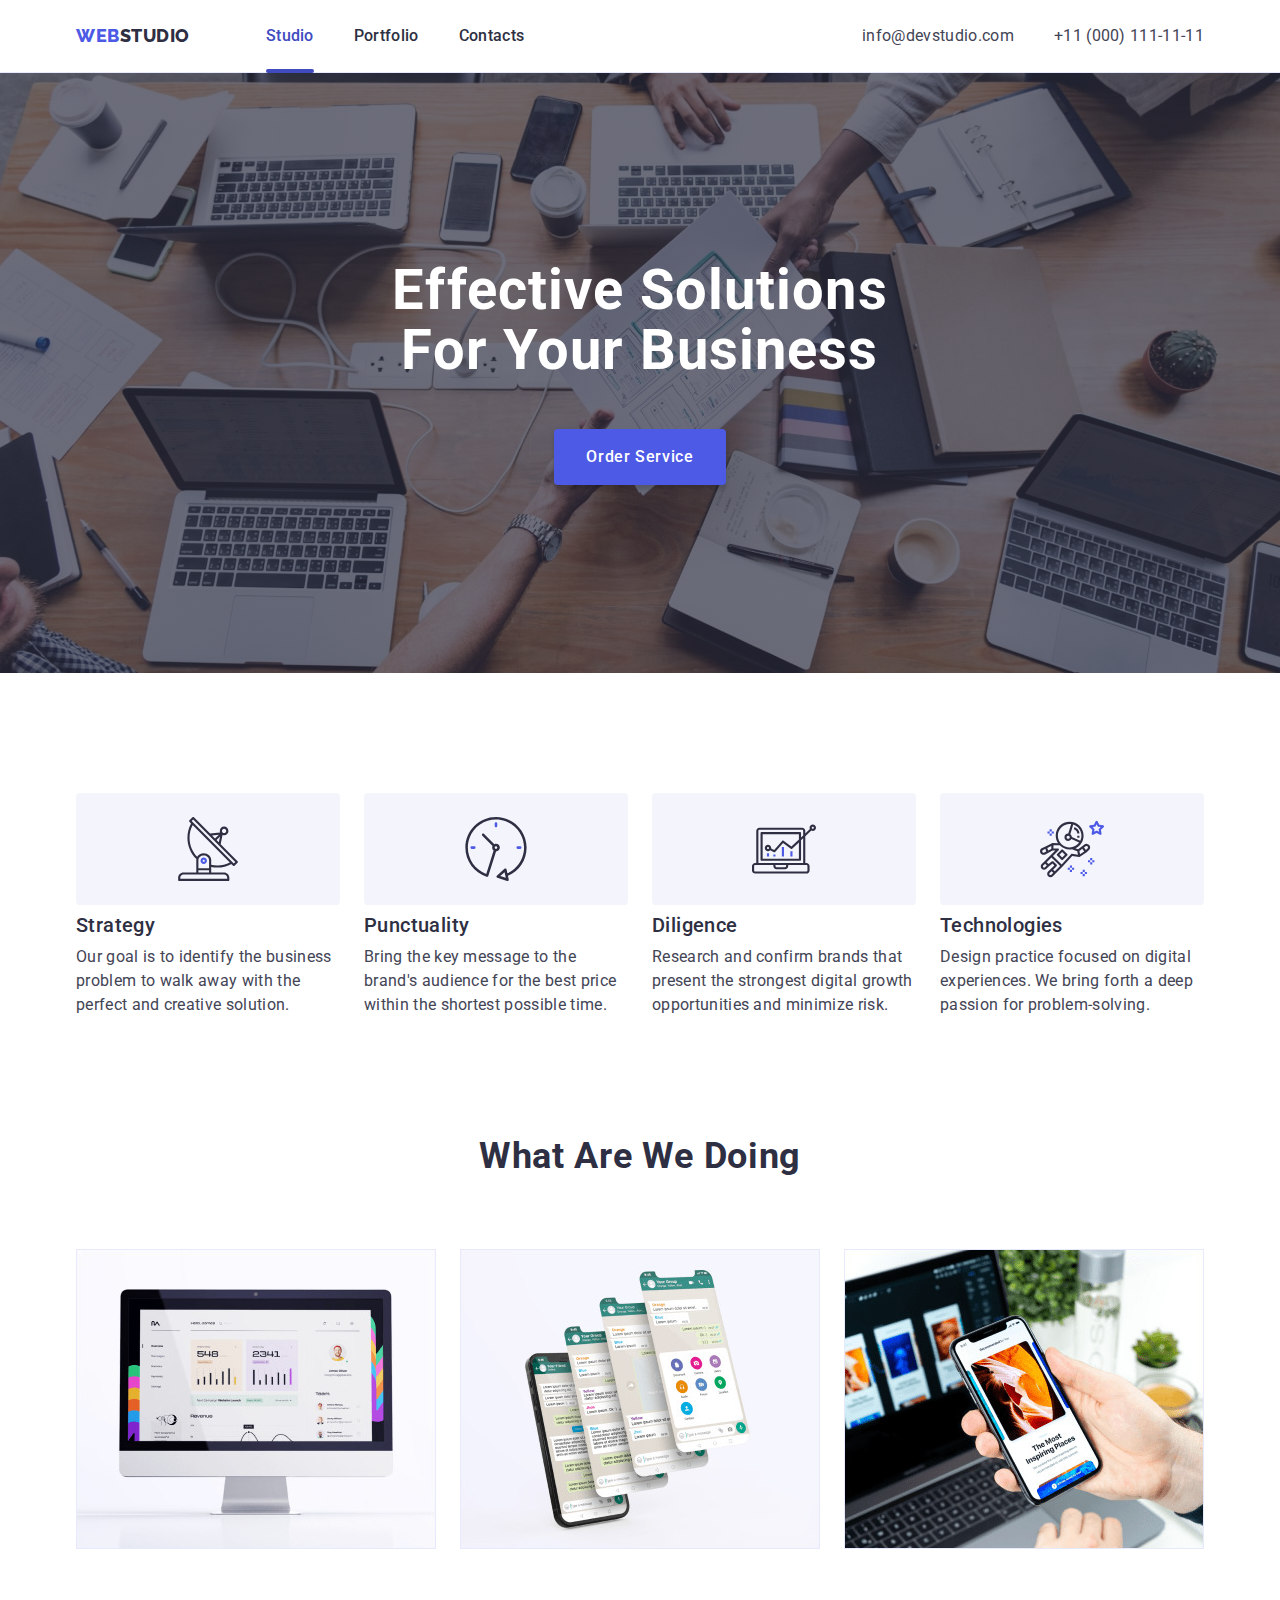
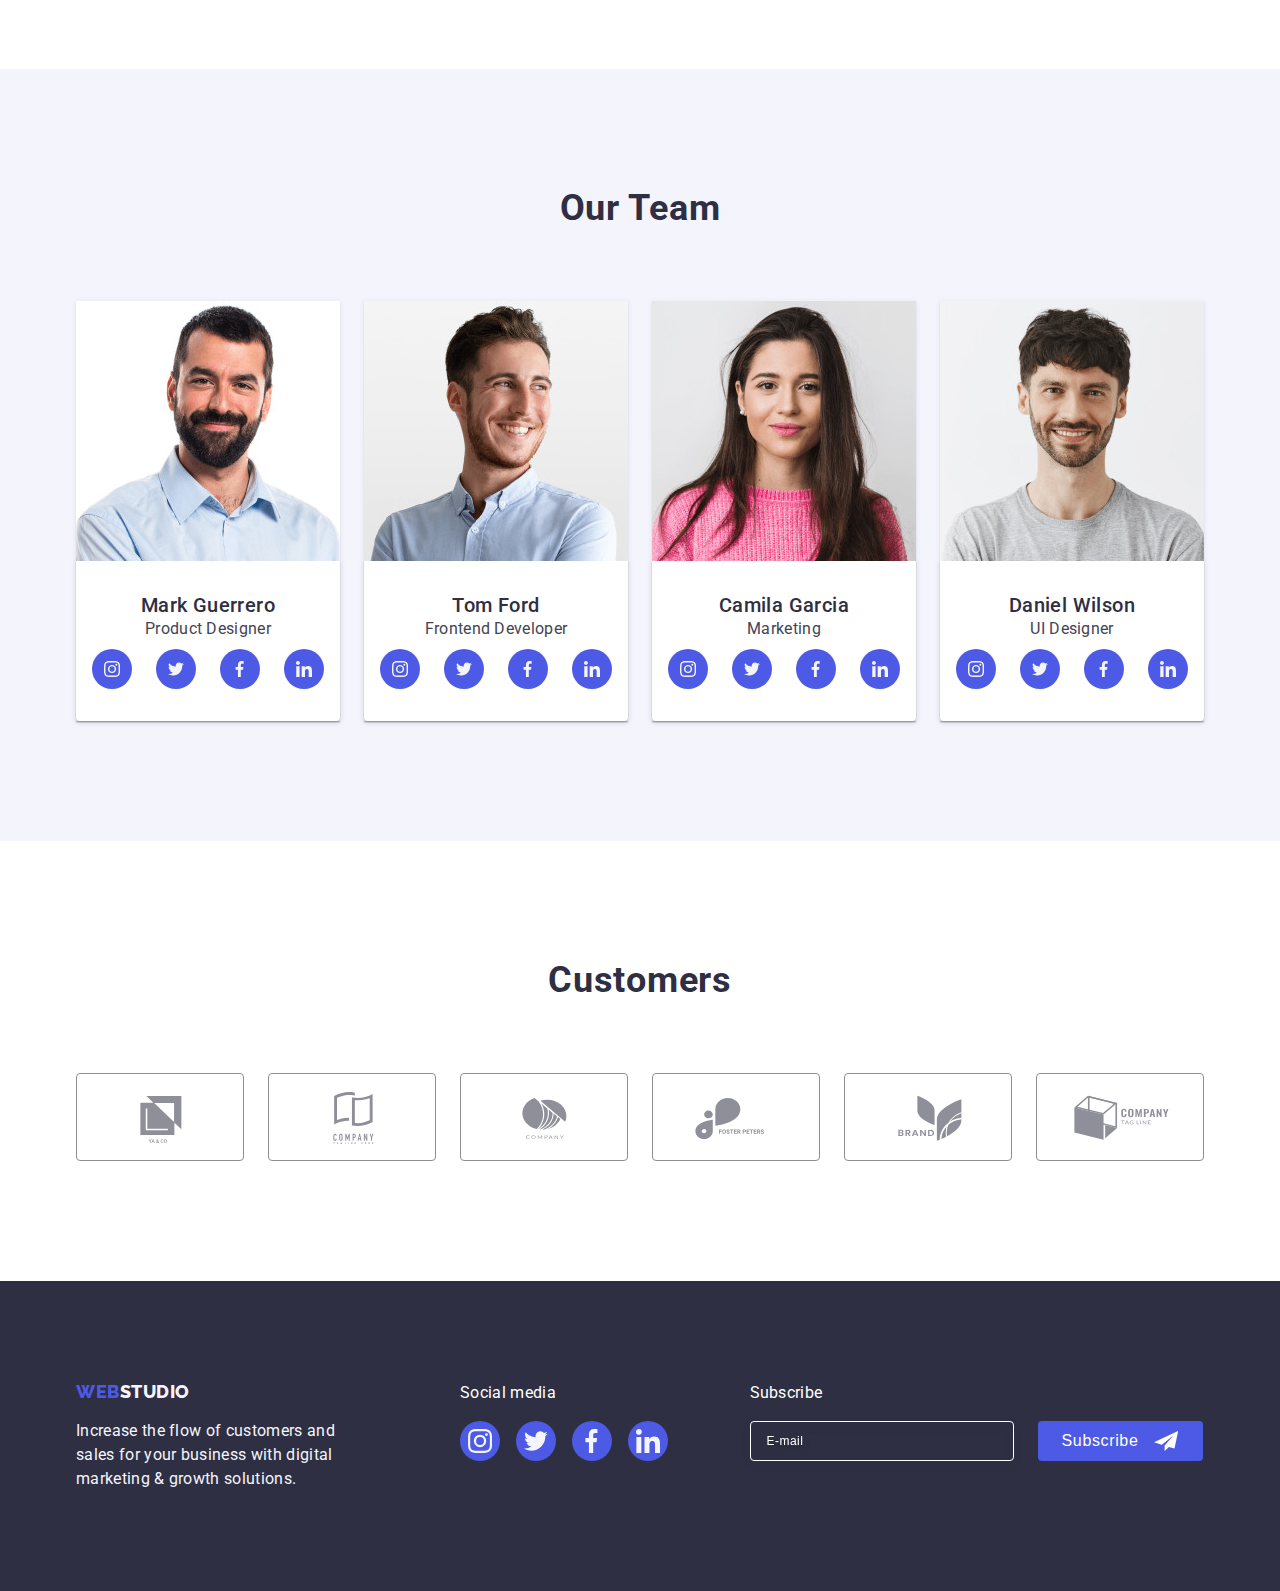
<file: index.html>
<!DOCTYPE html>
<html lang="en">
  <head>
    <meta charset="UTF-8" />
    <meta http-equiv="X-UA-Compatible" content="IE=edge" />
    <meta name="viewport" content="width=device-width, initial-scale=1.0" />
    <title>Document</title>
    <link
      rel="stylesheet"
      href="https://cdnjs.cloudflare.com/ajax/libs/modern-normalize/2.0.0/modern-normalize.min.css"
      integrity="sha512-4xo8blKMVCiXpTaLzQSLSw3KFOVPWhm/TRtuPVc4WG6kUgjH6J03IBuG7JZPkcWMxJ5huwaBpOpnwYElP/m6wg=="
      crossorigin="anonymous"
      referrerpolicy="no-referrer"
    />
    <link rel="stylesheet" href="./css/styles.css" />
    <link rel="stylesheet" href="./css/media.css" />
    <link rel="preconnect" href="https://fonts.googleapis.com" />
    <link rel="preconnect" href="https://fonts.gstatic.com" crossorigin />
    <link
      href="https://fonts.googleapis.com/css2?family=Raleway:wght@800&family=Roboto:wght@400;500;700&display=swap"
      rel="stylesheet"
    />
  </head>
  <body>
    <header class="header">
      <div class="container header-container">
        <nav class="header-navigation">
          <a href="./index.html" class="logo link"
            >Web<span class="studio">Studio</span></a
          >
          <ul class="list header-list">
            <li>
              <a
                class="link link-navigation main-link main-color-link"
                href="./index.html"
                >Studio</a
              >
            </li>
            <li>
              <a class="link link-navigation" href="./portfolio.html"
                >Portfolio</a
              >
            </li>
            <li><a class="link link-navigation" href="">Contacts</a></li>
          </ul>
        </nav>
        <address class="address">
          <ul class="list list-address">
            <li>
              <a href="mailto:info@devstudio.com" class="link link-address"
                >info@devstudio.com</a
              >
            </li>
            <li>
              <a href="tel:+110001111111" class="link link-address"
                >+11 (000) 111-11-11</a
              >
            </li>
          </ul>
        </address>
        <button type="button" class="menu-open-btn" data-menu-open>
          <svg width="32" height="22" class="menu-open-icon">
            <use href="./images/icons.svg#icon-menu-open-1"></use>
          </svg>
        </button>
      </div>
      <div class="mob-menu is-hidden" data-menu>
        <div class="mob-container">
          <button type="button" class="menu-close-button" data-menu-close>
            <svg class="backdrop-close-icon" width="8" height="8">
              <use href="./images/icons.svg#icon-Vector-1"></use>
            </svg>
          </button>

          <ul class="list mob-menu-list">
            <li>
              <a class="link mob-menu-item mob-first-item" href="./index.html"
                >Studio</a
              >
            </li>
            <li>
              <a class="link mob-menu-item" href="./portfolio.html"
                >Portfolio</a
              >
            </li>
            <li><a class="link mob-menu-item" href="">Contacts</a></li>
          </ul>

          <div>
            <address class="mob-address">
              <ul class="list mob-list-address">
                <li>
                  <a href="tel:+110001111111" class="link mob-adress-tell"
                    >+11 (000) 111-11-11</a
                  >
                </li>
                <li>
                  <a
                    href="mailto:info@devstudio.com"
                    class="link mob-link-address"
                    >info@devstudio.com</a
                  >
                </li>
              </ul>
            </address>
            <ul class="list mob-soc">
              <li class="team-soc-item">
                <a
                  href=""
                  class="link team-soc-link"
                  target="_blank"
                  rel="noopener noreferrer"
                >
                  <svg class="team-soc-icon" width="24" height="24">
                    <use href="./images/icons.svg#icon-instagram"></use>
                  </svg>
                </a>
              </li>
              <li class="team-soc-item">
                <a
                  href=""
                  class="link team-soc-link"
                  target="_blank"
                  rel="noopener noreferrer"
                >
                  <svg class="team-soc-icon" width="24" height="19.5">
                    <use href="./images/icons.svg#icon-twiter"></use>
                  </svg>
                </a>
              </li>
              <li class="team-soc-item">
                <a
                  href=""
                  class="link team-soc-link"
                  target="_blank"
                  rel="noopener noreferrer"
                >
                  <svg class="team-soc-icon" width="12" height="24">
                    <use href="./images/icons.svg#icon-facebook"></use>
                  </svg>
                </a>
              </li>
              <li class="team-soc-item">
                <a
                  href=""
                  class="link team-soc-link"
                  target="_blank"
                  rel="noopener noreferrer"
                >
                  <svg class="team-soc-icon" width="24" height="24">
                    <use href="./images/icons.svg#icon-linkedin"></use>
                  </svg>
                </a>
              </li>
            </ul>
          </div>
        </div>
      </div>
    </header>
    <main>
      <section class="headline-section section">
        <div class="container">
          <h1 class="headline">Effective Solutions <br />for Your Business</h1>
          <button
            class="button-text order-button"
            type="button"
            data-modal-open
          >
            Order Service
          </button>
        </div>
      </section>
      <section class="feature-section section">
        <div class="container">
          <h2 class="visually-hidden">Features</h2>
          <ul class="list feature-list">
            <li class="feature-items">
              <div class="feature-under-text">
                <svg class="feature-icon" width="64" height="64">
                  <use href="./images/icons.svg#icon-gr-1-1"></use>
                </svg>
              </div>
              <h3 class="list-title feature-title">Strategy</h3>
              <p class="text feature-text">
                Our goal is to identify the business problem to walk away with
                the perfect and creative solution.
              </p>
            </li>
            <li class="feature-items">
              <div class="feature-under-text">
                <svg class="feature-icon" width="64" height="64">
                  <use href="./images/icons.svg#icon-clock-1"></use>
                </svg>
              </div>
              <h3 class="list-title feature-title">Punctuality</h3>
              <p class="text feature-text">
                Bring the key message to the brand's audience for the best price
                within the shortest possible time.
              </p>
            </li>
            <li class="feature-items">
              <div class="feature-under-text">
                <svg class="feature-icon" width="64" height="64">
                  <use href="./images/icons.svg#icon-diagram-1"></use>
                </svg>
              </div>
              <h3 class="list-title feature-title">Diligence</h3>
              <p class="text feature-text">
                Research and confirm brands that present the strongest digital
                growth opportunities and minimize risk.
              </p>
            </li>
            <li class="feature-items">
              <div class="feature-under-text">
                <svg class="feature-icon" width="64" height="64">
                  <use href="./images/icons.svg#icon-astronaut-1"></use>
                </svg>
              </div>
              <h3 class="list-title feature-title">Technologies</h3>
              <p class="text feature-text">
                Design practice focused on digital experiences. We bring forth a
                deep passion for problem-solving.
              </p>
            </li>
          </ul>
        </div>
      </section>
      <section class="doing-section section">
        <div class="container">
          <h2 class="title doing-title">What are we doing</h2>
          <ul class="list doing-list">
            <li class="doing-item">
              <img
                srcset="./images/phone-one-2x.jpg 2x"
                src="./images/phone-one.jpg"
                alt="laptop"
                width="360"
              />
            </li>
            <li class="doing-item">
              <img
                srcset="./images/phone-two-2x.jpg 2x"
                src="./images/phone-two.jpg"
                alt="phones"
                width="360"
              />
            </li>
            <li class="doing-item">
              <img
                srcset="./images/phone-three-2x.jpg 2x"
                src="./images/phone-three.jpg"
                alt="holding phone"
                width="360"
              />
            </li>
          </ul>
        </div>
      </section>

      <section class="team-section section">
        <div class="container">
          <h2 class="title team-title">Our Team</h2>

          <ul class="list list-team">
            <li class="list-item">
              <img
                srcset="./images/man-one-2x.jpg 2x"
                src="./images/man-one.jpg"
                alt="man"
                width="264"
                class="image"
              />
              <div class="under-img-text">
                <h3 class="team-list-header">Mark Guerrero</h3>
                <p class="text team-text">Product Designer</p>

                <ul class="list team-soc">
                  <li class="team-soc-item">
                    <a
                      href=""
                      class="link team-soc-link"
                      target="_blank"
                      rel="noopener noreferrer"
                    >
                      <svg class="team-soc-icon" width="16" height="16">
                        <use href="./images/icons.svg#icon-instagram"></use>
                      </svg>
                    </a>
                  </li>
                  <li class="team-soc-item">
                    <a
                      href=""
                      class="link team-soc-link"
                      target="_blank"
                      rel="noopener noreferrer"
                    >
                      <svg class="team-soc-icon" width="16" height="16">
                        <use href="./images/icons.svg#icon-twiter"></use>
                      </svg>
                    </a>
                  </li>
                  <li class="team-soc-item">
                    <a
                      href=""
                      class="link team-soc-link"
                      target="_blank"
                      rel="noopener noreferrer"
                    >
                      <svg class="team-soc-icon" width="16" height="16">
                        <use href="./images/icons.svg#icon-facebook"></use>
                      </svg>
                    </a>
                  </li>
                  <li class="team-soc-item">
                    <a
                      href=""
                      class="link team-soc-link"
                      target="_blank"
                      rel="noopener noreferrer"
                    >
                      <svg class="team-soc-icon" width="16" height="16">
                        <use href="./images/icons.svg#icon-linkedin"></use>
                      </svg>
                    </a>
                  </li>
                </ul>
              </div>
            </li>
            <li class="list-item">
              <img
                srcset="./images/man-two-2x.jpg 2x"
                src="./images/man-two.jpg"
                alt="man2"
                width="264"
                class="image"
              />
              <div class="under-img-text">
                <h3 class="team-list-header">Tom Ford</h3>
                <p class="text team-text">Frontend Developer</p>
                <ul class="list team-soc">
                  <li class="team-soc-item">
                    <a
                      href=""
                      class="link team-soc-link"
                      target="_blank"
                      rel="noopener noreferrer"
                    >
                      <svg class="team-soc-icon" width="16" height="16">
                        <use href="./images/icons.svg#icon-instagram"></use>
                      </svg>
                    </a>
                  </li>
                  <li class="team-soc-item">
                    <a
                      href=""
                      class="link team-soc-link"
                      target="_blank"
                      rel="noopener noreferrer"
                    >
                      <svg class="team-soc-icon" width="16" height="16">
                        <use href="./images/icons.svg#icon-twiter"></use>
                      </svg>
                    </a>
                  </li>
                  <li class="team-soc-item">
                    <a
                      href=""
                      class="link team-soc-link"
                      target="_blank"
                      rel="noopener noreferrer"
                    >
                      <svg class="team-soc-icon" width="16" height="16">
                        <use href="./images/icons.svg#icon-facebook"></use>
                      </svg>
                    </a>
                  </li>
                  <li class="team-soc-item">
                    <a
                      href=""
                      class="link team-soc-link"
                      target="_blank"
                      rel="noopener noreferrer"
                    >
                      <svg class="team-soc-icon" width="16" height="16">
                        <use href="./images/icons.svg#icon-linkedin"></use>
                      </svg>
                    </a>
                  </li>
                </ul>
              </div>
            </li>
            <li class="list-item">
              <img
                srcset="./images/woman-2x.jpg 2x"
                src="./images/woman.jpg"
                alt="woman"
                width="264"
                class="image"
              />
              <div class="under-img-text">
                <h3 class="team-list-header">Camila Garcia</h3>
                <p class="text team-text">Marketing</p>
                <ul class="list team-soc">
                  <li class="team-soc-item">
                    <a
                      href=""
                      class="link team-soc-link"
                      target="_blank"
                      rel="noopener noreferrer"
                    >
                      <svg class="team-soc-icon" width="16" height="16">
                        <use href="./images/icons.svg#icon-instagram"></use>
                      </svg>
                    </a>
                  </li>
                  <li class="team-soc-item">
                    <a
                      href=""
                      class="link team-soc-link"
                      target="_blank"
                      rel="noopener noreferrer"
                    >
                      <svg class="team-soc-icon" width="16" height="16">
                        <use href="./images/icons.svg#icon-twiter"></use>
                      </svg>
                    </a>
                  </li>
                  <li class="team-soc-item">
                    <a
                      href=""
                      class="link team-soc-link"
                      target="_blank"
                      rel="noopener noreferrer"
                    >
                      <svg class="team-soc-icon" width="16" height="16">
                        <use href="./images/icons.svg#icon-facebook"></use>
                      </svg>
                    </a>
                  </li>
                  <li class="team-soc-item">
                    <a
                      href=""
                      class="link team-soc-link"
                      target="_blank"
                      rel="noopener noreferrer"
                    >
                      <svg class="team-soc-icon" width="16" height="16">
                        <use href="./images/icons.svg#icon-linkedin"></use>
                      </svg>
                    </a>
                  </li>
                </ul>
              </div>
            </li>
            <li class="list-item">
              <img
                srcset="./images/man-three-2x.jpg 2x"
                src="./images/man-three.jpg"
                alt="man3"
                width="264"
                class="image"
              />
              <div class="under-img-text">
                <h3 class="team-list-header">Daniel Wilson</h3>
                <p class="text team-text">UI Designer</p>
                <ul class="list team-soc">
                  <li class="team-soc-item">
                    <a
                      href=""
                      class="link team-soc-link"
                      target="_blank"
                      rel="noopener noreferrer"
                    >
                      <svg class="team-soc-icon" width="16" height="16">
                        <use href="./images/icons.svg#icon-instagram"></use>
                      </svg>
                    </a>
                  </li>
                  <li class="team-soc-item">
                    <a
                      href=""
                      class="link team-soc-link"
                      target="_blank"
                      rel="noopener noreferrer"
                    >
                      <svg class="team-soc-icon" width="16" height="16">
                        <use href="./images/icons.svg#icon-twiter"></use>
                      </svg>
                    </a>
                  </li>
                  <li class="team-soc-item">
                    <a
                      href=""
                      class="link team-soc-link"
                      target="_blank"
                      rel="noopener noreferrer"
                    >
                      <svg class="team-soc-icon" width="16" height="16">
                        <use href="./images/icons.svg#icon-facebook"></use>
                      </svg>
                    </a>
                  </li>
                  <li class="team-soc-item">
                    <a
                      href=""
                      class="link team-soc-link"
                      target="_blank"
                      rel="noopener noreferrer"
                    >
                      <svg class="team-soc-icon" width="16" height="16">
                        <use href="./images/icons.svg#icon-linkedin"></use>
                      </svg>
                    </a>
                  </li>
                </ul>
              </div>
            </li>
          </ul>
        </div>
      </section>

      <section class="customers section">
        <div class="container">
          <h2 class="title customers-title">Customers</h2>
          <ul class="list customers-list">
            <li class="customers-item">
              <a href="" class="link customers-link">
                <svg class="customers-icon" width="104" height="56">
                  <use href="./images/icons.svg#icon-Logo-1-1"></use>
                </svg>
              </a>
            </li>
            <li class="customers-item">
              <a href="" class="link customers-link">
                <svg class="customers-icon" width="104" height="56">
                  <use href="./images/icons.svg#icon-Logo-2-1"></use>
                </svg>
              </a>
            </li>
            <li class="customers-item">
              <a href="" class="link customers-link">
                <svg class="customers-icon" width="104" height="56">
                  <use href="./images/icons.svg#icon-Logo-3-1"></use>
                </svg>
              </a>
            </li>
            <li class="customers-item">
              <a href="" class="link customers-link">
                <svg class="customers-icon" width="104" height="56">
                  <use href="./images/icons.svg#icon-Logo-4-1"></use>
                </svg>
              </a>
            </li>
            <li class="customers-item">
              <a href="" class="link customers-link">
                <svg class="customers-icon" width="104" height="56">
                  <use href="./images/icons.svg#icon-Logo-5-1"></use>
                </svg>
              </a>
            </li>
            <li class="customers-item">
              <a href="" class="link customers-link">
                <svg class="customers-icon" width="104" height="56">
                  <use href="./images/icons.svg#icon-Logo-6-1"></use>
                </svg>
              </a>
            </li>
          </ul>
        </div>
      </section>
    </main>
    <footer class="footer">
      <div class="container foter-sections">
        <div class="tablet-footer-first">
          <div class="first-sec-footer">
            <a class="link logo footer-logo" href="./index.html"
              >Web<span class="studio footer-studio">Studio</span></a
            >
            <p class="text footer-text">
              Increase the flow of customers and sales for your business with
              digital marketing & growth solutions.
            </p>
          </div>
          <div>
            <p class="foter-text-link text">Social media</p>
            <ul class="list foter-soc">
              <li class="foter-soc-item">
                <a
                  href=""
                  class="link foter-soc-link"
                  target="_blank"
                  rel="noopener noreferrer"
                >
                  <svg class="foter-soc-icon" width="24" height="24">
                    <use href="./images/icons.svg#icon-instagram"></use>
                  </svg>
                </a>
              </li>
              <li class="foter-soc-item">
                <a
                  href=""
                  class="link foter-soc-link"
                  target="_blank"
                  rel="noopener noreferrer"
                >
                  <svg class="foter-soc-icon" width="24" height="24">
                    <use href="./images/icons.svg#icon-twiter"></use>
                  </svg>
                </a>
              </li>
              <li class="foter-soc-item">
                <a
                  href=""
                  class="link foter-soc-link"
                  target="_blank"
                  rel="noopener noreferrer"
                >
                  <svg class="foter-soc-icon" width="24" height="24">
                    <use href="./images/icons.svg#icon-facebook"></use>
                  </svg>
                </a>
              </li>
              <li class="foter-soc-item">
                <a
                  href=""
                  class="link foter-soc-link"
                  target="_blank"
                  rel="noopener noreferrer"
                >
                  <svg class="foter-soc-icon" width="24" height="24">
                    <use href="./images/icons.svg#icon-linkedin"></use>
                  </svg>
                </a>
              </li>
            </ul>
          </div>
        </div>
        <div class="foter-subscribe">
          <p class="foter-text-link text">Subscribe</p>
          <form class="foter-form">
            <label class="foter-label">
              <input
                type="email"
                name="foter-email"
                class="foter-email"
                placeholder="E-mail"
              />
            </label>
            <button type="submit" class="foter-btn">
              Subscribe
              <svg width="24" height="24" class="foter-submit-icon">
                <use href="./images/icons.svg#icon-send-1"></use>
              </svg>
            </button>
          </form>
        </div>
      </div>
    </footer>
    <div class="backdrop is-hidden" data-modal>
      <div class="modal">
        <button type="button" class="backdrop-close-button" data-modal-close>
          <svg class="backdrop-close-icon" width="8" height="8">
            <use href="./images/icons.svg#icon-Vector-1"></use>
          </svg>
        </button>
        <p class="modal-header-text">
          Leave your contacts and we will call you back
        </p>
        <form>
          <div class="input-label-wrap">
            <label for="user-name" class="modal-label">Name</label>
            <div class="input-wrap">
              <input
                type="text"
                class="modal-input input"
                name="user-name"
                id="user-name"
              />
              <svg class="modal-icon" width="18" height="24">
                <use href="./images/icons.svg#icon-person-black-18dp-1-1"></use>
              </svg>
            </div>
          </div>
          <div class="input-label-wrap">
            <label for="user-tel" class="modal-label">Phone</label>
            <div class="input-wrap">
              <input
                type="tel"
                class="modal-input input"
                name="user-tel"
                id="user-tel"
              />
              <svg class="modal-icon" width="18" height="24">
                <use href="./images/icons.svg#icon-phone-black-18dp-1-1"></use>
              </svg>
            </div>
          </div>
          <div class="input-label-wrap">
            <label for="user-email" class="modal-label">Email</label>
            <div class="input-wrap">
              <input
                type="email"
                class="modal-input input"
                name="user-email"
                id="user-email"
              />
              <svg class="modal-icon" width="18" height="24">
                <use href="./images/icons.svg#icon-email-black-18dp-1-1"></use>
              </svg>
            </div>
          </div>
          <div class="input-label-wrap last-label-wrap">
            <label class="modal-label" for="user-comment">Comment</label>
            <textarea
              name="user-comment"
              id="user-comment"
              class="modal-textarea"
              placeholder="Text input"
            ></textarea>
          </div>
          <div class="modal-policy">
            <input
              type="checkbox"
              id="user-privacy"
              name="user-privacy"
              value="true"
              class="input-policy visually-hidden"
            />
            <label for="user-privacy" class="modal-label modal-label-policy"
              ><span class="modal-customs-icon">
                <svg width="10" height="8">
                  <use href="./images/icons.svg#icon-true-1"></use></svg></span
              >I accept the terms and conditions of the
              <a href="" class="privacy-link">Privacy Policy</a></label
            >
          </div>
          <button type="submit" class="modal-btn">Send</button>
        </form>
      </div>
    </div>

    <script src="./js/modal.js"></script>
    <script src="./js/menu.js"></script>
  </body>
</html>
</file>
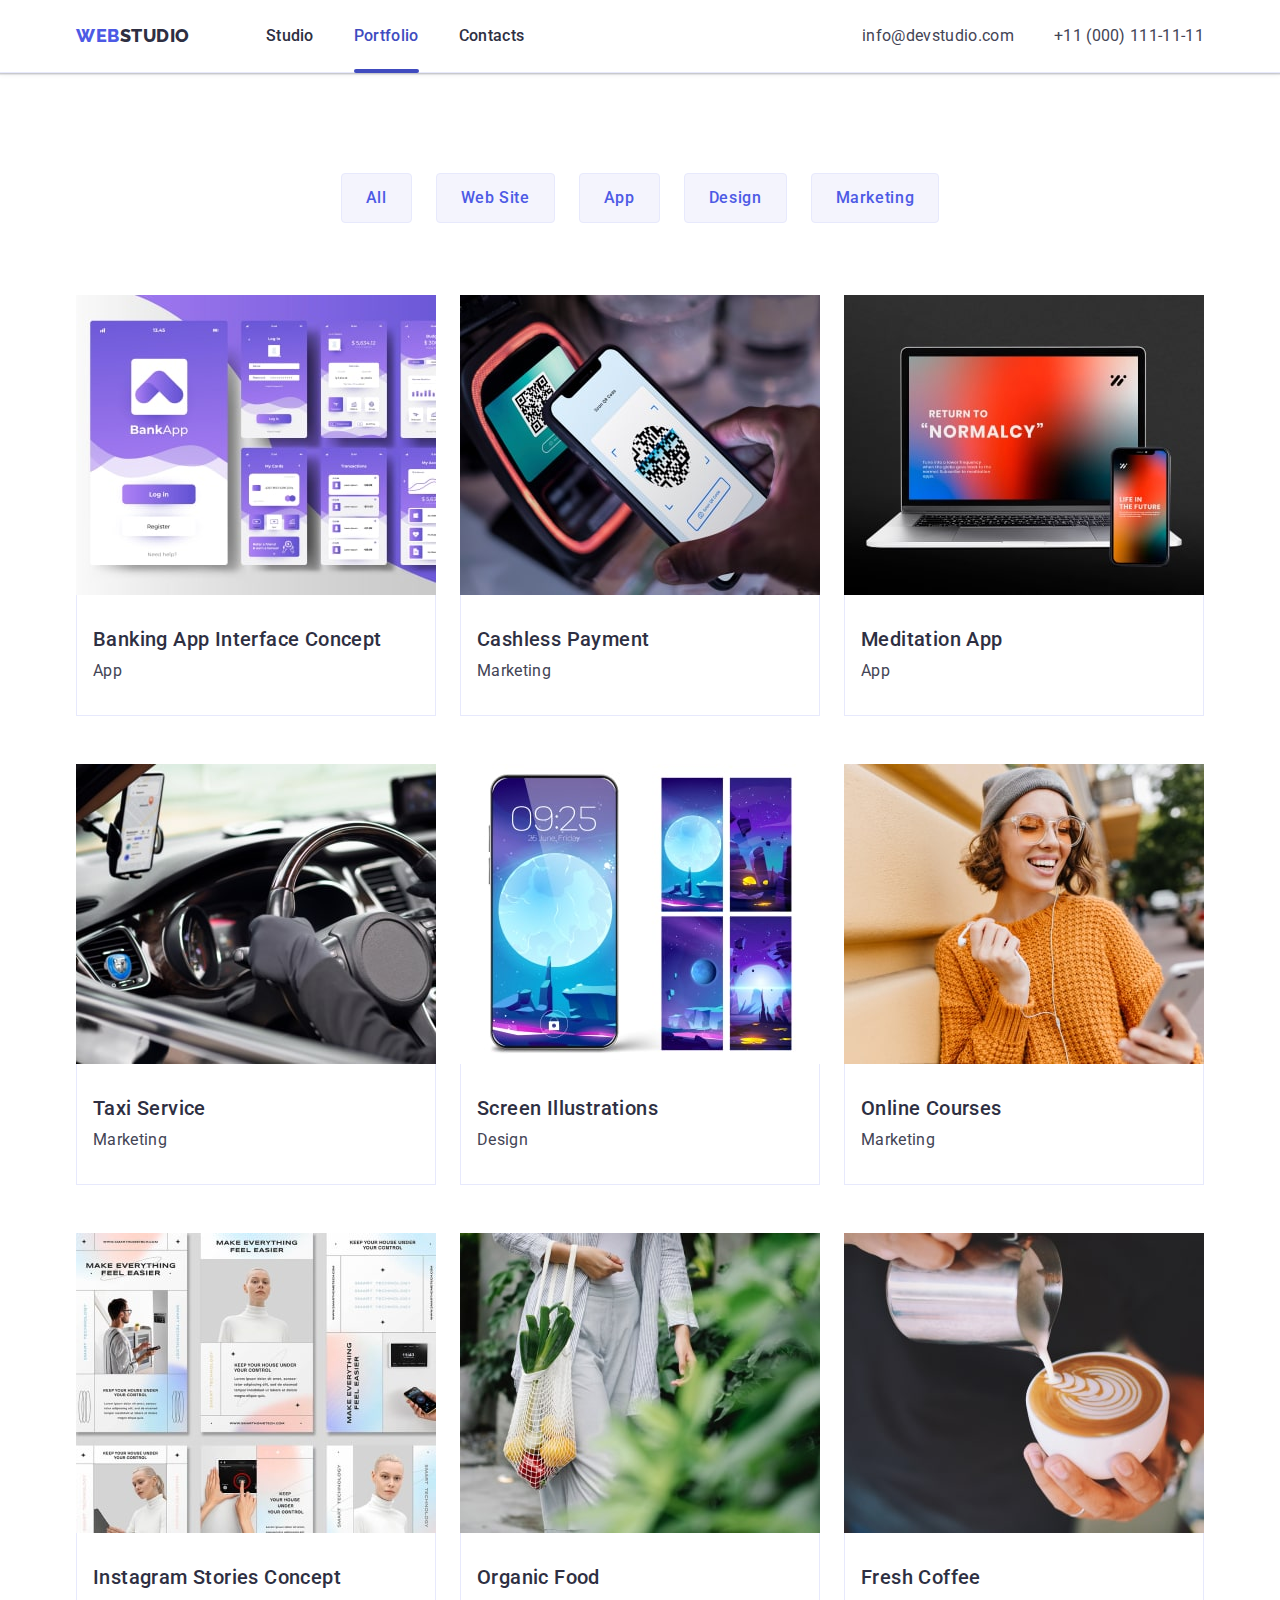
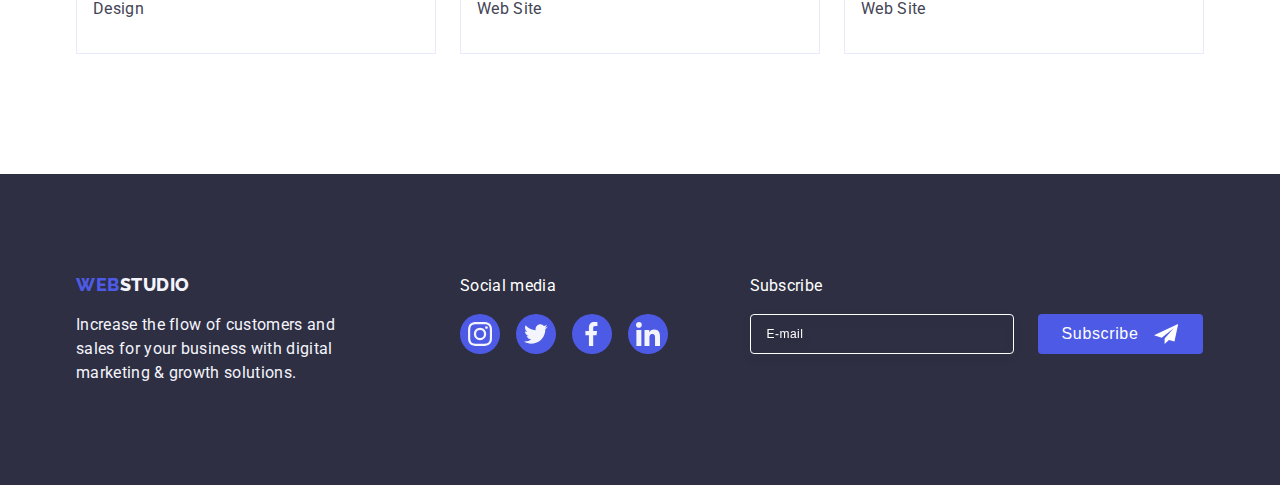
<file: portfolio.html>
<!DOCTYPE html>
<html lang="en">
  <head>
    <meta charset="UTF-8" />
    <meta http-equiv="X-UA-Compatible" content="IE=edge" />
    <meta name="viewport" content="width=device-width, initial-scale=1.0" />
    <title>Document</title>
    <link
      rel="stylesheet"
      href="https://cdnjs.cloudflare.com/ajax/libs/modern-normalize/2.0.0/modern-normalize.min.css"
      integrity="sha512-4xo8blKMVCiXpTaLzQSLSw3KFOVPWhm/TRtuPVc4WG6kUgjH6J03IBuG7JZPkcWMxJ5huwaBpOpnwYElP/m6wg=="
      crossorigin="anonymous"
      referrerpolicy="no-referrer"
    />
    <link rel="stylesheet" href="./css/styles.css" />
    <link rel="stylesheet" href="./css/media.css" />
    <link rel="preconnect" href="https://fonts.googleapis.com" />
    <link rel="preconnect" href="https://fonts.gstatic.com" crossorigin />
    <link
      href="https://fonts.googleapis.com/css2?family=Raleway:wght@800&family=Roboto:wght@400;500;700&display=swap"
      rel="stylesheet"
    />
  </head>
  <body>
    <header class="header">
      <div class="container header-container">
        <nav class="header-navigation">
          <a href="./index.html" class="logo link"
            >Web<span class="studio">Studio</span></a
          >
          <ul class="list header-list">
            <li>
              <a class="link link-navigation" href="./index.html">Studio</a>
            </li>
            <li>
              <a
                class="link link-navigation main-link main-color-link"
                href="./portfolio.html"
                >Portfolio</a
              >
            </li>
            <li><a class="link link-navigation" href="">Contacts</a></li>
          </ul>
        </nav>
        <address class="address">
          <ul class="list list-address">
            <li>
              <a href="mailto:info@devstudio.com" class="link link-address"
                >info@devstudio.com</a
              >
            </li>
            <li>
              <a href="tel:+110001111111" class="link link-address"
                >+11 (000) 111-11-11</a
              >
            </li>
          </ul>
        </address>
        <button type="button" class="menu-open-btn" data-menu-open>
          <svg width="29.54" height="18.62" class="menu-open-icon">
            <use href="./images/icons.svg#icon-menu-open-1"></use>
          </svg>
        </button>
      </div>
      <div class="mob-menu is-hidden" data-menu>
        <div class="mob-container">
          <button type="button" class="menu-close-button" data-menu-close>
            <svg class="backdrop-close-icon" width="8" height="8">
              <use href="./images/icons.svg#icon-Vector-1"></use>
            </svg>
          </button>

          <ul class="list mob-menu-list">
            <li>
              <a class="link mob-menu-item" href="./index.html">Studio</a>
            </li>
            <li>
              <a
                class="link mob-menu-item mob-first-item"
                href="./portfolio.html"
                >Portfolio</a
              >
            </li>
            <li><a class="link mob-menu-item" href="">Contacts</a></li>
          </ul>

          <div>
            <address class="mob-address">
              <ul class="list mob-list-address">
                <li>
                  <a href="tel:+110001111111" class="link mob-adress-tell"
                    >+11 (000) 111-11-11</a
                  >
                </li>
                <li>
                  <a
                    href="mailto:info@devstudio.com"
                    class="link mob-link-address"
                    >info@devstudio.com</a
                  >
                </li>
              </ul>
            </address>
            <ul class="list mob-soc">
              <li class="team-soc-item">
                <a
                  href=""
                  class="link team-soc-link"
                  target="_blank"
                  rel="noopener noreferrer"
                >
                  <svg class="team-soc-icon" width="16" height="16">
                    <use href="./images/icons.svg#icon-instagram"></use>
                  </svg>
                </a>
              </li>
              <li class="team-soc-item">
                <a
                  href=""
                  class="link team-soc-link"
                  target="_blank"
                  rel="noopener noreferrer"
                >
                  <svg class="team-soc-icon" width="16" height="16">
                    <use href="./images/icons.svg#icon-twiter"></use>
                  </svg>
                </a>
              </li>
              <li class="team-soc-item">
                <a
                  href=""
                  class="link team-soc-link"
                  target="_blank"
                  rel="noopener noreferrer"
                >
                  <svg class="team-soc-icon" width="16" height="16">
                    <use href="./images/icons.svg#icon-facebook"></use>
                  </svg>
                </a>
              </li>
              <li class="team-soc-item">
                <a
                  href=""
                  class="link team-soc-link"
                  target="_blank"
                  rel="noopener noreferrer"
                >
                  <svg class="team-soc-icon" width="16" height="16">
                    <use href="./images/icons.svg#icon-linkedin"></use>
                  </svg>
                </a>
              </li>
            </ul>
          </div>
        </div>
      </div>
    </header>
    <main>
      <section class="portfolio-section section">
        <div class="container">
          <h1 class="visually-hidden">Features</h1>
          <ul class="list list-portfolio-button">
            <li>
              <button type="button" class="button-text portfolio-button">
                All
              </button>
            </li>
            <li>
              <button type="button" class="button-text portfolio-button">
                Web Site
              </button>
            </li>
            <li>
              <button type="button" class="button-text portfolio-button">
                App
              </button>
            </li>
            <div class="portf-last-buttons">
              <li>
                <button type="button" class="button-text portfolio-button">
                  Design
                </button>
              </li>
              <li>
                <button type="button" class="button-text portfolio-button">
                  Marketing
                </button>
              </li>
            </div>
          </ul>

          <ul class="list portfolio-list">
            <li class="portfolio-list-item">
              <a href="" class="link portfolio-link">
                <div class="portfolio-cover">
                  <picture>
                    <source
                      srcset="
                        ./images/hw2-1-min.jpg 1x,
                        ./images/img1-2x.jpg   2x
                      "
                      media="(min-width: 1158px)"
                    />
                    <source
                      srcset="./images/tab-1.jpg 1x, ./images/tab-1-2x.jpg 2x"
                      media="(min-width: 768px)"
                    />
                    <source
                      srcset="
                        ./images/mob-1-min.jpg    1x,
                        ./images/mob-1-2x-min.jpg 2x
                      "
                      media="(max-width: 767px)"
                    />
                    <img
                      src="./images/mob-1-min.jpg"
                      alt="BankApp"
                      width="396"
                      class="image"
                    />
                  </picture>

                  <p class="portfolio-text-cover">
                    14 Stylish and User-Friendly App Design Concepts · Task
                    Manager App · Calorie Tracker App · Exotic Fruit Ecommerce
                    App · Cloud Storage App
                  </p>
                </div>
                <div class="portfolio-text-item">
                  <h2 class="portfolio-list-title">
                    Banking App Interface Concept
                  </h2>
                  <p class="text">App</p>
                </div>
              </a>
            </li>
            <li class="portfolio-list-item">
              <a href="" class="link portfolio-link">
                <div class="portfolio-cover">
                  <picture>
                    <source
                      srcset="
                        ./images/hw2-2-min.jpg 1x,
                        ./images/img-2-2x.jpg  2x
                      "
                      media="(min-width: 1158px)"
                    />
                    <source
                      srcset="./images/tab-2.jpg 1x, ./images/tab-2-2x.jpg 2x"
                      media="(min-width: 768px)"
                    />
                    <source
                      srcset="
                        ./images/mob-2-min.jpg    1x,
                        ./images/mob-2-2x-min.jpg 2x
                      "
                      media="(max-width: 767px)"
                    />
                    <img
                      src="./images/mob-2-min.jpg"
                      alt="Scanning qr code"
                      width="396"
                      class="image"
                    />
                  </picture>

                  <p class="portfolio-text-cover">
                    14 Stylish and User-Friendly App Design Concepts · Task
                    Manager App · Calorie Tracker App · Exotic Fruit Ecommerce
                    App · Cloud Storage App
                  </p>
                </div>
                <div class="portfolio-text-item">
                  <h2 class="portfolio-list-title">Cashless Payment</h2>
                  <p class="text">Marketing</p>
                </div>
              </a>
            </li>
            <li class="portfolio-list-item">
              <a href="" class="link portfolio-link">
                <div class="portfolio-cover">
                  <picture>
                    <source
                      srcset="
                        ./images/hw2-3-min.jpg 1x,
                        ./images/img3-2x.jpg   2x
                      "
                      media="(min-width: 1158px)"
                    />
                    <source
                      srcset="./images/tab-3.jpg 1x, ./images/tab-3-2x.jpg 2x"
                      media="(min-width: 768px)"
                    />
                    <source
                      srcset="
                        ./images/mob-3-min.jpg    1x,
                        ./images/mob-3-2x-min.jpg 2x
                      "
                      media="(max-width: 767px)"
                    />
                    <img
                      src="./images/mob-3-min.jpg"
                      alt="Return to &#34;Normalcy&#34;"
                      width="396"
                      class="image"
                    />
                  </picture>

                  <p class="portfolio-text-cover">
                    14 Stylish and User-Friendly App Design Concepts · Task
                    Manager App · Calorie Tracker App · Exotic Fruit Ecommerce
                    App · Cloud Storage App
                  </p>
                </div>
                <div class="portfolio-text-item">
                  <h2 class="portfolio-list-title">Meditation App</h2>
                  <p class="text">App</p>
                </div>
              </a>
            </li>
            <li class="portfolio-list-item">
              <a href="" class="link portfolio-link">
                <div class="portfolio-cover">
                  <picture>
                    <source
                      srcset="
                        ./images/hw2-4-min.jpg 1x,
                        ./images/img-4-2x.jpg  2x
                      "
                      media="(min-width: 1158px)"
                    />
                    <source
                      srcset="./images/tab-4.jpg 1x, ./images/tab-4-2x.jpg 2x"
                      media="(min-width: 768px)"
                    />
                    <source
                      srcset="
                        ./images/mob-4-min.jpg    1x,
                        ./images/mob-4-2x-min.jpg 2x
                      "
                      media="(max-width: 767px)"
                    />
                    <img
                      src="./images/mob-4-min.jpg"
                      alt="Taxi Service"
                      width="396"
                      class="image"
                    />
                  </picture>

                  <p class="portfolio-text-cover">
                    14 Stylish and User-Friendly App Design Concepts · Task
                    Manager App · Calorie Tracker App · Exotic Fruit Ecommerce
                    App · Cloud Storage App
                  </p>
                </div>
                <div class="portfolio-text-item">
                  <h2 class="portfolio-list-title">Taxi Service</h2>
                  <p class="text">Marketing</p>
                </div>
              </a>
            </li>
            <li class="portfolio-list-item">
              <a href="" class="link portfolio-link">
                <div class="portfolio-cover">
                  <picture>
                    <source
                      srcset="
                        ./images/hw2-5-min.jpg 1x,
                        ./images/img-5-2x.jpg  2x
                      "
                      media="(min-width: 1158px)"
                    />
                    <source
                      srcset="./images/tab-5.jpg 1x, ./images/tab-5-2x.jpg 2x"
                      media="(min-width: 768px)"
                    />
                    <source
                      srcset="
                        ./images/mob-5-min.jpg    1x,
                        ./images/mob-5-2x-min.jpg 2x
                      "
                      media="(max-width: 767px)"
                    />
                    <img
                      src="./images/mob-5-min.jpg"
                      alt="Screen Illustrations"
                      width="396"
                      class="image"
                    />
                  </picture>

                  <p class="portfolio-text-cover">
                    14 Stylish and User-Friendly App Design Concepts · Task
                    Manager App · Calorie Tracker App · Exotic Fruit Ecommerce
                    App · Cloud Storage App
                  </p>
                </div>
                <div class="portfolio-text-item">
                  <h2 class="portfolio-list-title">Screen Illustrations</h2>
                  <p class="text">Design</p>
                </div>
              </a>
            </li>
            <li class="portfolio-list-item">
              <a href="" class="link portfolio-link">
                <div class="portfolio-cover">
                  <picture>
                    <source
                      srcset="
                        ./images/hw2-6-min.jpg 1x,
                        ./images/img-6-2x.jpg  2x
                      "
                      media="(min-width: 1158px)"
                    />
                    <source
                      srcset="./images/tab-6.jpg 1x, ./images/tab-6-2x.jpg 2x"
                      media="(min-width: 768px)"
                    />
                    <source
                      srcset="
                        ./images/mob-6-min.jpg    1x,
                        ./images/mob-6-2x-min.jpg 2x
                      "
                      media="(max-width: 767px)"
                    />
                    <img
                      src="./images/mob-6-min.jpg"
                      alt="Girl talking by using phone"
                      width="396"
                      class="image"
                    />
                  </picture>
                  <p class="portfolio-text-cover">
                    14 Stylish and User-Friendly App Design Concepts · Task
                    Manager App · Calorie Tracker App · Exotic Fruit Ecommerce
                    App · Cloud Storage App
                  </p>
                </div>
                <div class="portfolio-text-item">
                  <h2 class="portfolio-list-title">Online Courses</h2>
                  <p class="text">Marketing</p>
                </div>
              </a>
            </li>
            <li class="portfolio-list-item">
              <a href="" class="link portfolio-link">
                <div class="portfolio-cover">
                  <picture>
                    <source
                      srcset="
                        ./images/hw2-7-min.jpg 1x,
                        ./images/img-7-2x.jpg  2x
                      "
                      media="(min-width: 1158px)"
                    />
                    <source
                      srcset="./images/tab-7.jpg 1x, ./images/tab-7-2x.jpg 2x"
                      media="(min-width: 768px)"
                    />
                    <source
                      srcset="
                        ./images/mob-7-min.jpg    1x,
                        ./images/mob-7-2x-min.jpg 2x
                      "
                      media="(max-width: 767px)"
                    />
                    <img
                      src="./images/mob-7-min.jpg"
                      alt="The app of making everything easier"
                      width="396"
                      class="image"
                    />
                  </picture>

                  <p class="portfolio-text-cover">
                    14 Stylish and User-Friendly App Design Concepts · Task
                    Manager App · Calorie Tracker App · Exotic Fruit Ecommerce
                    App · Cloud Storage App
                  </p>
                </div>
                <div class="portfolio-text-item">
                  <h2 class="portfolio-list-title">
                    Instagram Stories Concept
                  </h2>
                  <p class="text">Design</p>
                </div>
              </a>
            </li>
            <li class="portfolio-list-item">
              <a href="" class="link portfolio-link">
                <div class="portfolio-cover">
                  <picture>
                    <source
                      srcset="
                        ./images/hw2-8-min.jpg 1x,
                        ./images/img-8-2x.jpg  2x
                      "
                      media="(min-width: 1158px)"
                    />
                    <source
                      srcset="./images/tab-8.jpg 1x, ./images/tab-8-2x.jpg 2x"
                      media="(min-width: 768px)"
                    />
                    <source
                      srcset="
                        ./images/mob-8-min.jpg    1x,
                        ./images/mob-8-2x-min.jpg 2x
                      "
                      media="(max-width: 767px)"
                    />
                    <img
                      src="./images/mob-8-min.jpg"
                      alt="The app of making everything easier"
                      width="396"
                      class="image"
                    />
                  </picture>

                  <p class="portfolio-text-cover">
                    14 Stylish and User-Friendly App Design Concepts · Task
                    Manager App · Calorie Tracker App · Exotic Fruit Ecommerce
                    App · Cloud Storage App
                  </p>
                </div>
                <div class="portfolio-text-item">
                  <h2 class="portfolio-list-title">Organic Food</h2>
                  <p class="text">Web Site</p>
                </div>
              </a>
            </li>
            <li class="portfolio-list-item">
              <a href="" class="link portfolio-link">
                <div class="portfolio-cover">
                  <picture>
                    <source
                      srcset="
                        ./images/hw2-9-min.jpg 1x,
                        ./images/img-9-2x.jpg  2x
                      "
                      media="(min-width: 1158px)"
                    />
                    <source
                      srcset="./images/tab-9.jpg 1x, ./images/tab-9-2x.jpg 2x"
                      media="(min-width: 768px)"
                    />
                    <source
                      srcset="
                        ./images/mob-9-min.jpg    1x,
                        ./images/mob-9-2x-min.jpg 2x
                      "
                      media="(max-width: 767px)"
                    />
                    <img
                      src="./images/mob-9-min.jpg"
                      alt="The app of making everything easier"
                      width="396"
                      class="image"
                    />
                  </picture>

                  <p class="portfolio-text-cover">
                    14 Stylish and User-Friendly App Design Concepts · Task
                    Manager App · Calorie Tracker App · Exotic Fruit Ecommerce
                    App · Cloud Storage App
                  </p>
                </div>
                <div class="portfolio-text-item">
                  <h2 class="portfolio-list-title">Fresh Coffee</h2>
                  <p class="text">Web Site</p>
                </div>
              </a>
            </li>
          </ul>
        </div>
      </section>
    </main>
    <footer class="footer">
      <div class="container foter-sections">
        <div class="tablet-footer-first">
          <div class="first-sec-footer">
            <a class="link logo footer-logo" href="./index.html"
              >Web<span class="studio footer-studio">Studio</span></a
            >
            <p class="text footer-text">
              Increase the flow of customers and sales for your business with
              digital marketing & growth solutions.
            </p>
          </div>
          <div>
            <p class="foter-text-link text">Social media</p>
            <ul class="list foter-soc">
              <li class="foter-soc-item">
                <a
                  href=""
                  class="link foter-soc-link"
                  target="_blank"
                  rel="noopener noreferrer"
                >
                  <svg class="foter-soc-icon" width="24" height="24">
                    <use href="./images/icons.svg#icon-instagram"></use>
                  </svg>
                </a>
              </li>
              <li class="foter-soc-item">
                <a
                  href=""
                  class="link foter-soc-link"
                  target="_blank"
                  rel="noopener noreferrer"
                >
                  <svg class="foter-soc-icon" width="24" height="24">
                    <use href="./images/icons.svg#icon-twiter"></use>
                  </svg>
                </a>
              </li>
              <li class="foter-soc-item">
                <a
                  href=""
                  class="link foter-soc-link"
                  target="_blank"
                  rel="noopener noreferrer"
                >
                  <svg class="foter-soc-icon" width="24" height="24">
                    <use href="./images/icons.svg#icon-facebook"></use>
                  </svg>
                </a>
              </li>
              <li class="foter-soc-item">
                <a
                  href=""
                  class="link foter-soc-link"
                  target="_blank"
                  rel="noopener noreferrer"
                >
                  <svg class="foter-soc-icon" width="24" height="24">
                    <use href="./images/icons.svg#icon-linkedin"></use>
                  </svg>
                </a>
              </li>
            </ul>
          </div>
        </div>
        <div class="foter-subscribe">
          <p class="foter-text-link text">Subscribe</p>
          <form class="foter-form">
            <label class="foter-label">
              <input
                type="email"
                name="foter-email"
                class="foter-email"
                placeholder="E-mail"
              />
            </label>
            <button type="submit" class="foter-btn">
              Subscribe
              <svg width="24" height="24" class="foter-submit-icon">
                <use href="./images/icons.svg#icon-send-1"></use>
              </svg>
            </button>
          </form>
        </div>
      </div>
    </footer>
    <script src="./js/menu.js"></script>
  </body>
</html>
</file>
<file: css/styles.css>
*{
    box-sizing: border-box;
    list-style: none;
    margin: 0;
    padding: 0;
}
:root{
  --header-color:#2E2F42;
  --textlink-color:#434455;
  --link-color:#4D5AE5;
  --background-main:#E5E5E5;
  --footer-studio:#F4F4FD;
  --hero-bkgrd-color:#fff;
  --border-color:#E7E9FC;
  --hover-color:#404BBF;
}

.list {
    list-style: none;
}

.link {
    text-decoration: none;
}

.container{
    position: relative;
    width: 100%;
    margin: 0 auto;
    padding: 0 16px;
}

img{
    display: block;
    max-width: 100%;
    height: auto;
}

.visually-hidden{
    position: absolute;
        width: 1px;
        height: 1px;
        margin: -1px;
        border: 0;
        padding: 0;
        white-space: nowrap;
        clip-path: inset(100%);
        clip: rect(0 0 0 0);
        overflow: hidden;
}

/* -------------COMMON CLASSES---------- */

.button-text {
    font-size: 16px;
    font-weight: 500;
    line-height: 1.5;
    letter-spacing: 0.04em;
}
.list-title {
    font-size: 36px;
    line-height: 1.1;
    text-align: center;
    letter-spacing: 0.02em;
    color: var(--header-color);
    margin-bottom: 8px;
}

.text {
    color: var(--textlink-color);
    line-height: 1.5;
    letter-spacing: 0.02em;
}

/* ----------BODY------------ */

body {
    font-family: 'Roboto', sans-serif;
    color: var(--textlink-color);
    background-color: var(--hero-bkgrd-color);
    
}

/* ------HEADER------ */

.header {
    border-bottom: 1px solid var(--border-color);
    box-shadow: 0px 2px 1px rgba(46, 47, 66, 0.08), 0px 1px 1px rgba(46, 47, 66, 0.16), 0px 1px 6px rgba(46, 47, 66, 0.08);
}

.header-container{
    display: flex;
    align-items: center;
    margin: 0 auto;
}

.header-navigation {
    display: flex;
    align-items: center;
}

.header-navigation{
    display: flex;
        align-items: center;
}

.header-list{
    display: none;
}

.logo {
    font-family: 'Raleway', sans-serif;
    font-weight: 800;
    font-size: 18px;
    line-height: 1.17;
    color: var(--link-color);
    text-transform: uppercase;
    letter-spacing: 0.03em;
    
}

.studio {
    color: var(--header-color);
}


.list-address{
    display: none;
}


/* ------HEADLINE SECTION------ */


.headline-section {
    background-image: linear-gradient(rgba(46, 47, 66, 0.7), rgba(46, 47, 66, 0.7)), url(../images/mob.jpg);
    background-repeat: no-repeat;
    background-position: center;
    background-size: cover;
    padding: 112px 0;
    height: 432px; 
    max-width: 1440px;
    margin: 0 auto;
}

  @media (min-device-pixel-ratio: 2),
  (min-resolution: 192dpi),
  (min-resolution: 2dppx) {
      .headline-section {
          background-image: linear-gradient(rgba(46, 47, 66, 0.7), rgba(46, 47, 66, 0.7)), url(../images/mob-2x.jpg);
      }
  }

.headline {
    font-size: 36px;
        line-height: 1.1;
        text-align: center;
        letter-spacing: 0.02em;
        text-transform: capitalize;
    color: var(--hero-bkgrd-color);
    text-align: center;
    margin: auto;
    margin-bottom: 72px;
}

.order-button {
    font-size: 16px;
    font-family: inherit;
    color: var(--hero-bkgrd-color);
    background: var(--link-color);
    box-shadow: 0px 4px 4px rgba(0, 0, 0, 0.15);
    border-radius: 4px;
    cursor: pointer;
    padding: 16px 32px;
    display:block;
    margin: auto;
    min-width: 169px;
    height: 56px;
    border: none;
    transition: background-color 250ms cubic-bezier(0.4, 0, 0.2, 1);
}

.order-button:hover,
.order-button:focus {
    background-color: #404BBF;
    
}

/* -------FEATURE SECTION--------- */
.feature-section{
padding: 96px 0;
}

.feature-list{
    display: flex;
    flex-wrap: wrap;
    gap: 72px;
}
.feature-items{
    width: 100%;
}

.feature-under-text{
 display: none;
}

.feature-text{
    font-weight: 500;
}

/* --------DOING SECTION-------- */

.doing-section{
    display: none;
}

/* --------TEAM SECTION--------- */

.title {
    font-size: 36px;
    line-height: 1.11;
    text-align: center;
    letter-spacing: 0.02em;
    text-transform: capitalize;
    color: var(--header-color);
}

.team-title{
    margin-bottom: 72px;
}
.team-section {
    background: var(--footer-studio);
    padding: 96px 0;
}
.list-team{
    display:flex;
    flex-wrap: wrap;
    justify-content: center;
    gap: 72px;
}

.list-item {
    background-color: var(--hero-bkgrd-color);
    box-shadow: 0px 1px 6px rgba(46, 47, 66, 0.08), 0px 1px 1px rgba(46, 47, 66, 0.16), 0px 2px 1px rgba(46, 47, 66, 0.08);
    border-radius: 0px 0px 4px 4px;
    text-align: center;
}
.team-text{
    margin-bottom: 8px;
}

.team-list-header{
    font-weight: 500;
        font-size: 20px;
        line-height: 1.2;
        text-align: center;
        letter-spacing: 0.02em;
        color: var(--header-color);
}
.under-img-text{
    padding: 32px 16px;
    box-shadow: 0px 1px 6px rgba(46, 47, 66, 0.08), 0px 1px 1px rgba(46, 47, 66, 0.16), 0px 2px 1px rgba(46, 47, 66, 0.08);
}

.team-soc {
    display: flex;
    gap: 24px;
    justify-content: center;
}

 .team-soc-item {
width: 40px;
    height: 40px;
}

.team-soc-link {
    width: 100%;
    height: 100%;
    background-color: var(--link-color);
    border-radius: 50%;
    display: flex;
    align-items: center;
    justify-content: center;
    transition: background-color 250ms cubic-bezier(0.4, 0, 0.2, 1);
}

.team-soc-link:hover,.team-soc-link:focus{
    background-color: var(--hover-color);
  
}
.team-soc-icon{
    fill: var(--footer-studio);
} 

/* ---------------------CUSTOMERS---------------------- */
.customers {
    padding: 96px 0;
}

.customers-title {
    margin-bottom: 72px;
}

.customers-list {
    display: flex;
    flex-wrap: wrap;
    gap: 72px 16px;
}

.customers-item {
    width: calc((100% - 16px)/2);
    height: 88px;
}

.customers-link {
    width: 100%;
    height: 100%;
    border: 1px solid #8E8F99;
    border-radius: 4px;
    display: flex;
    align-items: center;
    justify-content: center;
    color: #8E8F99;
    transition: color 250ms cubic-bezier(0.4, 0, 0.2, 1), border-color 250ms cubic-bezier(0.4, 0, 0.2, 1);
}

.customers-icon {
    fill: currentColor;
}

.customers-link:hover,
.customers-link:focus {
    border-color: #404bbf;
    color: #404bbf;
}

/* --------PORTFOLIO.HTML--------- */

.portfolio-section{
    padding: 48px 0;
}

.portfolio-text-item{
border: 1px solid #E7E9FC;
border-top:none;
padding: 32px 16px;
}


.portfolio-link{
    display: block;
    transition: box-shadow 250ms cubic-bezier(0.4, 0, 0.2, 1);
}
.portfolio-link:hover,.portfolio-link:focus{
    box-shadow: 0px 1px 6px rgba(46, 47, 66, 0.08), 0px 1px 1px rgba(46, 47, 66, 0.16), 0px 2px 1px rgba(46, 47, 66, 0.08);
}

.portfolio-cover{
    position: relative;
    overflow: hidden;
}

.portfolio-text-cover{
    position: absolute;
    top:0;
    height: 100%;
    width: 100%;
    background-color: var(--link-color);
    transform: translateY(100%);
    transition: transform 250ms cubic-bezier(0.4, 0, 0.2, 1);
    padding: 40px 32px;
    font-size: 16px;
    line-height: 1.5;
    letter-spacing: 0.02em;
    color: var(--footer-studio);
}

.portfolio-link:hover .portfolio-text-cover, .portfolio-link:focus .portfolio-text-cover{
    transform: translateY(0%);
}

.portfolio-list-title{
    color: var(--header-color);
        font-size: 20px;
        font-weight: 500;
        line-height: 1.2;
        letter-spacing: 0.02em;
        margin-bottom: 8px;
}

/* */

.list-portfolio-button {
    display: flex;
    flex-wrap: wrap;
    gap: 16px 24px;
    margin-bottom: 48px;
   
}

.portfolio-button{
 font-size: 16px;
  font-family: "Roboto", sans-serif;
  font-weight: 500;
  line-height: 1.5;
  letter-spacing: 0.04em;
  color:var(--link-color);
  background-color: var(--footer-studio);
  border: 1px solid var(--border-color);
  border-radius: 4px;
  cursor: pointer;
padding: 8px 16px;
transition: color 250ms cubic-bezier(0.4, 0, 0.2, 1),
    background-color 250ms cubic-bezier(0.4, 0, 0.2, 1),
    border-color 250ms cubic-bezier(0.4, 0, 0.2, 1),
    box-shadow 250ms cubic-bezier(0.4, 0, 0.2, 1);
}

.portf-last-buttons{
    display: flex;
    gap: 24px;
}

.portfolio-button:hover, .portfolio-button:focus{
    background-color: #404BBF;
    color: #FFFFFF;
    border: 1px solid transparent;
    box-shadow: 0px 3px 1px rgba(0, 0, 0, 0.1), 0px 2px 1px rgba(0, 0, 0, 0.08), 0px 2px 2px rgba(0, 0, 0, 0.12);
}

.portfolio-list{
    display:flex;
    flex-wrap: wrap;
    justify-content: center;
    gap: 48px;
    width: 100%;
}

.portfolio-list-item{
    width: 100%;
}

.portfolio-cover>img {
    width: 100%;
}


/* -------FOOTER---------- */

.footer-studio {
    color: var(--footer-studio);
}

.footer {
    background-color: var(--header-color);
    padding: 96px 0;
}

 .footer-text {
    color: var(--footer-studio);
    max-width: 264px;
    text-align: start;
    margin: 0 auto 72px;
} 

.footer-logo{
   display: inline-block;
   margin-bottom: 17.5px;
   
}

.foter-sections{
    text-align: center;
}

.foter-soc {
    display: flex;
    gap: 16px;
    justify-content: center;
    margin-bottom: 72px;
}

.foter-soc-item {
    width: 40px;
    height: 40px;
}

.foter-soc-link {
    width: 100%;
    height: 100%;
    background-color: var(--link-color);
    border-radius: 50%;
    display: flex;
    align-items: center;
    justify-content: center;
    transition: background-color 250ms cubic-bezier(0.4, 0, 0.2, 1);
}

.foter-soc-link:hover,
.foter-soc-link:focus {
    background-color: #31D0AA;
}

.foter-soc-icon {
    fill: var(--footer-studio);
}

.foter-text-link {
    font-weight: 500;
    color: var(--hero-bkgrd-color);
    margin-bottom: 16px;
}

.foter-subscribe {
    margin: 0 auto;
}

.foter-email {
    width: 100%;
    height: 40px;
    font-weight: 400;
    font-size: 12px;
    line-height: 2;
    display: flex;
    align-items: center;
    letter-spacing: 0.04em;
    line-height: 1.5;
    padding-left: 16px;
    outline: transparent;
    border: 1px solid #FFFFFF;
    filter: drop-shadow(0px 4px 4px rgba(0, 0, 0, 0.15));
    border-radius: 4px;
    background-color: transparent;
    color: #FFFFFF;
    margin-bottom: 16px;
}

.foter-email::placeholder {
    font-weight: 400;
    font-size: 12px;
    line-height: 2;
    letter-spacing: 0.04em;
    color: #FFFFFF;
}

.foter-btn {
    display: flex;
    align-items: center;
    justify-content: center;
    height: 40px;
    border: none;
    border-radius: 4px;
    background-color: var(--link-color);
    font-weight: 500;
    font-size: 16px;
    line-height: 24px;
    letter-spacing: 0.04em;
    color: #FFFFFF;
    transition: background-color 250ms cubic-bezier(0.4, 0, 0.2, 1);
    cursor: pointer;
    min-width: 165px;
    margin: 0 auto;
}

.foter-btn:hover,
.foter-btn:focus {
    background-color: var(--hover-color);
}

.foter-submit-icon {
    fill: #FFFFFF;
    margin-left: 16px;
} 

/* --------------MOBILE MENU--------------- */

.no-scroll{
    overflow: hidden;
}

.mob-container{
    position: relative;
    width: 353px;
    height: 100%;
    padding: 80px 0 0;
    display: flex;
        flex-direction: column;
        justify-content: space-between;
        margin: 0 auto;
}

.menu-flex{
    height: 100%;
    display: flex;
    flex-direction: column;
    justify-content: space-between;
    
}
.menu-open-btn{
    border: none;
    outline: none;
   background-color: transparent;
   margin-left: auto;
}

.menu-open-icon{
    stroke: var(--header-color);
}

.mob-menu {
    position: fixed;
    top: 0;
    z-index: 5;
    width: 100%;
    height: 100%;
    background-color: #FFFFFF;
    overflow: auto;
    padding: 0 24px 40px 40px;
}

.menu-close-button {
    position: absolute;
    top: 24px;
    right: 0;
    border-radius: 50%;
    width: 24px;
    height: 24px;
    background: transparent;
        border: 1px solid var(--border-color);
        display: flex;
        align-items: center;
        justify-content: center;
        cursor: pointer;
        fill: var(--header-color);
}

.backdrop-close-icon {}

.mob-menu-list {
    display: flex;
    flex-direction: column;
    gap: 40px;
    
}

.mob-menu-item {
    font-weight: 700;
        font-size: 36px;
        line-height: 40px;
        letter-spacing: 0.02em;
        text-transform: capitalize;
        color: var(--header-color);
}

.mob-first-item{
    color: var(--hover-color);
}
.mob-address {
}

.mob-list-address {
   
}

.mob-link-address {
    display: block;
    font-weight: 500;
        font-size: 20px;
        line-height: 24px;
        letter-spacing: 0.02em;
        color: var(--textlink-color);
        margin-bottom: 48px;
        font-style:normal;
        margin-bottom: 48px;
}

.mob-adress-tell{
    display: block;
    width: 100%;
    font-weight: 700;
        font-size: 36px;
        line-height: 40px;
        letter-spacing: 0.02em;
        text-transform: capitalize;
        margin-bottom: 40px;
        color: var(--link-color);
        font-style: normal;
}

.mob-soc {
    width: 100%;
    display: flex;
    justify-content: space-between;
}

.team-soc-item {}

.team-soc-link {}

.team-soc-icon {}
/* ------------------backdrop MODAL-------------------- */

.backdrop{
    position: fixed;
    top: 0;
    width: 100%;
    height: 100%;
    background-color: rgba(46, 47, 66, 0.4);
    transition: opacity 250ms cubic-bezier(0.4, 0, 0.2, 1), visibility 250ms cubic-bezier(0.4, 0, 0.2, 1);
   
}

.is-hidden{
    visibility: hidden;
    opacity: 0;
       pointer-events: none;
}
.modal{
    background-color: #FCFCFC;
   width: calc(100% - 36px);
    min-height: 584px;
    border-radius: 4px;
    position: absolute;
    top:50%;
    left:50%;
    transform: translate(-50%,-50%) scale(1);
    transition: transform 250ms cubic-bezier(0.4, 0, 0.2, 1);
    box-shadow: 0px 1px 1px rgba(0, 0, 0, 0.14), 0px 1px 3px rgba(0, 0, 0, 0.12), 0px 2px 1px rgba(0, 0, 0, 0.2);
    transition: transform 250ms cubic-bezier(0.4, 0, 0.2, 1);
    padding: 72px 24px 24px;

}

.backdrop.is-hidden.modal{
    transform: translate(-50%, -50%) scale(0);
}

.backdrop-close-button{
    position: absolute;
    top: 24px;
    right: 24px;
    width: 24px;
    height: 24px;
    border-radius: 50%;
    background: #E7E9FC;
    border: 1px solid rgba(0, 0, 0, 0.1);
    display: flex;
    align-items: center;
    justify-content: center;
    cursor: pointer;
    fill:var(--header-color);
    transition: background-color 250ms cubic-bezier(0.4, 0, 0.2, 1), border 250ms cubic-bezier(0.4, 0, 0.2, 1);
}

.backdrop-close-button:hover,.backdrop-close-button:focus{
    background-color: var(--hover-color);
    fill: var(--hero-bkgrd-color);
    border: none;
}

.backdrop-close-icon{
 transition: fill 250ms cubic-bezier(0.4, 0, 0.2, 1);
}

.modal-header-text{
        font-weight: 500;
        line-height: 24px;
        letter-spacing: 0.02em;
        text-align: center;
        font-size: 16px;
        color: #2E2F42;
        margin-bottom: 16px;
}

.modal-input{
    width: 100%;
    height: 40px;
    padding-left: 38px;
    border: 1px solid rgba(46, 47, 66, 0.4);
    border-radius: 4px;
    background-color: transparent;
}

.modal-label, .modal-textarea::placeholder{
        font-size: 12px;
        font-weight: 400;
        line-height: 1.16;
        letter-spacing: 0.04em;
    color: #8E8F99;
    margin-bottom: 4px;
}

.modal-textarea::placeholder{
    opacity: 0.5;
}

.modal-label{
    display: block;
}

.input-wrap{
    position: relative;
  margin-bottom: 8px;
}

.modal-textarea{
    width: 100%;
    height: 120px;
    border: 1px solid rgba(46, 47, 66, 0.4);
    border-radius: 4px;
    padding: 8px 16px;
    resize: none;
    font-size: 12px;
    line-height: 1.17;
    letter-spacing: 0.04em;
    background-color: transparent;
    color: rgba(46, 47, 66, 0.4);
    outline: transparent;
    transition: border-color 250ms cubic-bezier(0.4, 0, 0.2, 1);
}

.modal-textarea:focus{
    border-color: var(--link-color);
    color:var(--header-color);
}

.input{
    outline: transparent;
    transition: border-color 250ms cubic-bezier(0.4, 0, 0.2, 1);
    color: var(--header-color);
}

 .input:focus, .input:focus + .modal-icon{
    border-color: var(--link-color);
    fill:var(--link-color);
}

.modal-icon{
    position: absolute;
    left: 16px;
    top: 50%;
    transform: translateY(-50%);
    fill:var(--header-color);
    transition: fill 250ms cubic-bezier(0.4, 0, 0.2, 1);
}

.input-label-wrap{
    margin-bottom: 8px;
}

.last-label-wrap{
    margin-bottom: 16px;
}

.modal-customs-icon{
    display: inline-flex;
    justify-content: center;
    align-items: center;
    margin-right: 8px;
    width: 16px;
    height: 16px;
    border: 1px solid rgba(46, 47, 66, 0.4);
    border-radius: 2px;
    fill: transparent;
    transition: background-color 250ms cubic-bezier(0.4, 0, 0.2, 1), border 250ms cubic-bezier(0.4, 0, 0.2, 1), fill 250ms cubic-bezier(0.4, 0, 0.2, 1);
}
.modal-policy{
    margin-bottom: 24px;
}

.input-policy:checked + .modal-label-policy .modal-customs-icon{
     fill: var(--footer-studio);
    background-color:var(--hover-color);
    border: none;
}

.privacy-link{
    color: var(--link-color);
    margin-left: 2px;
}

.modal-btn{
    display: block;
    margin: 0 auto ;
    min-width: 169px;
    height: 56px;
    background-color: var(--link-color);
    border: none;
    box-shadow: 0px 4px 4px rgba(0, 0, 0, 0.15);
    border-radius: 4px;
     color: #fff;
     text-align: center;
    font-weight: 500;
        font-size: 16px;
        line-height: 1.5;
        letter-spacing: 0.04em;
        cursor: pointer;
        transition: background-color 250ms cubic-bezier(0.4, 0, 0.2, 1);
}
</file>
<file: css/media.css>
@media screen and (max-width: 427px){
    
    .portfolio-section> .container{
        width: 100%;
    }

    .headline{
        font-size: 32px;
    }

   .mob-container{
    width: 100%;
   }
    
   .mob-adress-tell{
    font-size: 25px;
   }

   .modal-label {
       line-height: 2;
   }

   .portfolio-list-title{
    font-size: 16px;
   }
}

@media screen and (min-width: 428px){
    .container{
        width: 428px;
    }

         .team-section>.container {
             width: 294px;
         }

 .modal {
      width: 392px;
    }

}

@media screen and (max-width : 767px) {
    .header-container{
        min-height: 70px;
    }
}



/* ---------------768----------------- */

@media screen and ( min-width: 768px){

    .mob-menu{
        display: none;
    }

    .menu-open-btn{
        display: none;
    }
    
    .container{
        width: 768px;
    }  

        .headline-section {
            background-image: linear-gradient(rgba(46, 47, 66, 0.7), rgba(46, 47, 66, 0.7)), url(../images/tab.jpg);
        }

 @media (min-device-pixel-ratio: 2),
          (min-resolution: 192dpi),
          (min-resolution: 2dppx) {
              .headline-section {
                  background-image: linear-gradient(rgba(46, 47, 66, 0.7), rgba(46, 47, 66, 0.7)), url(../images/tab-2x.jpg);
              }
          }
          
      .team-section > .container ,.customers>.container, .footer>.container {
             width: 582px;
         }

         /*  */

    .header-navigation{
        display: flex;
        gap: 120px;
    }
        
    .header-list {
     display: flex;
     gap: 40px;
 }

         .list-address {
             display: flex;
             flex-direction: column;
             gap: 12px;
         }

     .link-address {
     color: var(--textlink-color);
     font-size: 12px;
     line-height: 1.5;
     letter-spacing: 0.02em;
     transition: color 250ms cubic-bezier(0.4, 0, 0.2, 1);
 }
        
    .link-address:hover,
    .link-address:focus {
      color: #404bbf;
         }

        .link-navigation {
            color: var(--header-color);
            font-weight: 500;
            line-height: 1.5;
            letter-spacing: 0.02em;
            display: block;
            padding-top: 24px;
            padding-bottom: 24px;
            position: relative;
            transition: color 250ms cubic-bezier(0.4, 0, 0.2, 1);
        }
    
        .link-navigation::after {
            content: '';
            display: block;
            position: absolute;
            background-color: var(--hover-color);
            width: 100%;
            height: 4px;
            left: 0;
            bottom: 0;
            border-radius: 2px;
            opacity: 0;
            transition: opacity 250ms cubic-bezier(0.4, 0, 0.2, 1);
        }
    
        .link-navigation:hover::after {
            opacity: 1;
        }
    
        .link-navigation:hover,
        .link-navigation:focus {
            color: #404bbf;
        }
    
        .main-link {
            position: relative;
        }
    
        .main-link::after {
            content: '';
            display: block;
            position: absolute;
            background-color: var(--hover-color);
            width: 100%;
            height: 4px;
            left: 0;
            bottom: 0;
            opacity: 1;
            border-radius: 2px;
            bottom: -1px;
        }
    
        .main-color-link {
            color: #404bbf;
        }
    
        .portfolio-color-link {
            color: #404bbf;
        }
    
        .address {
            font-style: normal;
            margin-left: auto;
        }

    /*  */

  .headline-section{
    height: 436px;
  }

   .headline{
    margin-bottom: 36px;
    font-size: 56px;
    line-height: 1.07;
   }

   /*  */

   .feature-list{
    gap: 72px 24px;
   }

   .feature-items{
     width: calc((100% - 24px) / 2); 
   }

  .feature-title {
      text-align: start;
  }

  /*  */
  
  .list-team {
      gap: 64px 24px;
  }

  .list-item {
      width: calc((100% - 24px) / 2);
  }
 
        /*  */

  .customers-list{
     gap: 72px 24px;
                }

     .customers-item{
        width: calc((100% - 48px)/3);
       }

       /*  */

       .foter-sections{
        text-align: start;
       }

        .tablet-footer-first{
            display: flex;
            gap: 24px;
        }

        .foter-form{
            display: flex;
            gap: 24px;
        }

        .foter-btn{
            margin: 0;
        }

        .foter-email{
            width: 264px;
            margin: 0;
        }

        /* portfolio */

         .portfolio-section {
             padding: 64px 0 96px;
         }

 .list-portfolio-button{
    flex-wrap: nowrap;
    font-family: Arial, "Helvetica Neue", Helvetica, sans-serif;
    gap: 24px;
    margin-bottom: 64px;
    justify-content: center;
 }

     .portfolio-button{
        padding: 12px 24px;
     }
   
     .portfolio-list{
        gap: 72px 24px;
        justify-content: start;
     }

   .portfolio-list-item{
    width: calc((100% - 24px)/2);
   }
       
        /*  */

  .modal {
      width: 408px;
  }
  
}

/* ---------------1158---------------- */

@media screen and ( min-width: 1158px){

    .container {
        width: 1158px;
        padding: 0 15px;
    }

        .team-section>.container , .customers>.container , .footer>.container{
        width: 1158px;
        }


/*  */
  .header-navigation {
      gap: 76px;
  }

  .list-address{
    flex-direction: row;
    gap: 40px;
  }

  .link-address {
    font-size: 16px;
      padding-top: 24px;
      padding-bottom: 24px;
  }
/*  */


    .headline-section{
        background-image: linear-gradient(rgba(46, 47, 66, 0.7), rgba(46, 47, 66, 0.7)), url(../images/hero-bg-min.jpg);
        max-width: 1440px;
        padding: 188px 0;
        height: 600px;
       
    }

        @media (min-device-pixel-ratio: 2),
        (min-resolution: 192dpi),
        (min-resolution: 2dppx) {
            .headline-section {
                background-image: linear-gradient(rgba(46, 47, 66, 0.7), rgba(46, 47, 66, 0.7)), url(../images/hero-bg-2x.jpg);
            }
        }

    .headline{
        margin-bottom: 48px;
    }

/*  */

.feature-section {
    padding: 120px 0;
}

.feature-list{
    gap: 24px;
}

.feature-items {
    width: calc((100% - 72px) / 4);
}

.feature-under-text {
    display: flex;
    justify-content: center;
    align-items: center;
    width: 100%;
    height: 112px;
    background-color: var(--footer-studio);
    border-radius: 4px;
    margin-bottom: 8px;
}

.list-title{
    font-weight: 500;
        font-size: 20px;
        line-height: 1.2;
}

.feature-text {
    max-width: 264px;
}

.text{
    font-weight: normal;
}

/*  */

.doing-section {
    display: block;
    padding-bottom: 120px;
}

.doing-title {
    margin-bottom: 72px;
}

.doing-list {
    display: flex;
    gap: 24px;
}

.doing-item {
    width: calc((100% - 48px) / 3);

}

/*  */

.team-section{
    padding: 120px 0;
}

.list-item{
    width: calc((100% - 72px)/4);
}

/*  */

.customers {
    padding-top: 120px;
    padding-bottom: 120px;
}

.customers-item {
    width: calc((100% - 120px)/6);
}

/*  */

.footer {
    padding: 100px 0;
}

.foter-sections{
    display: flex;
    gap: 80px;
}
.tablet-footer-first{
    gap: 120px;
}

 .footer-text{
    margin: 0;
 }

 .foter-soc{
    margin-bottom: 0;
 }

 /* portfolio */


 .portfolio-section {
     padding: 100px 0 120px;
 }

 .portfolio-list {
     gap: 48px 24px;
 }

 .portfolio-list-item {
     width: calc((100% - 48px)/3);
 }

 .list-portfolio-button{
    margin-bottom: 72px;
 }

 /*  */

}
</file>
